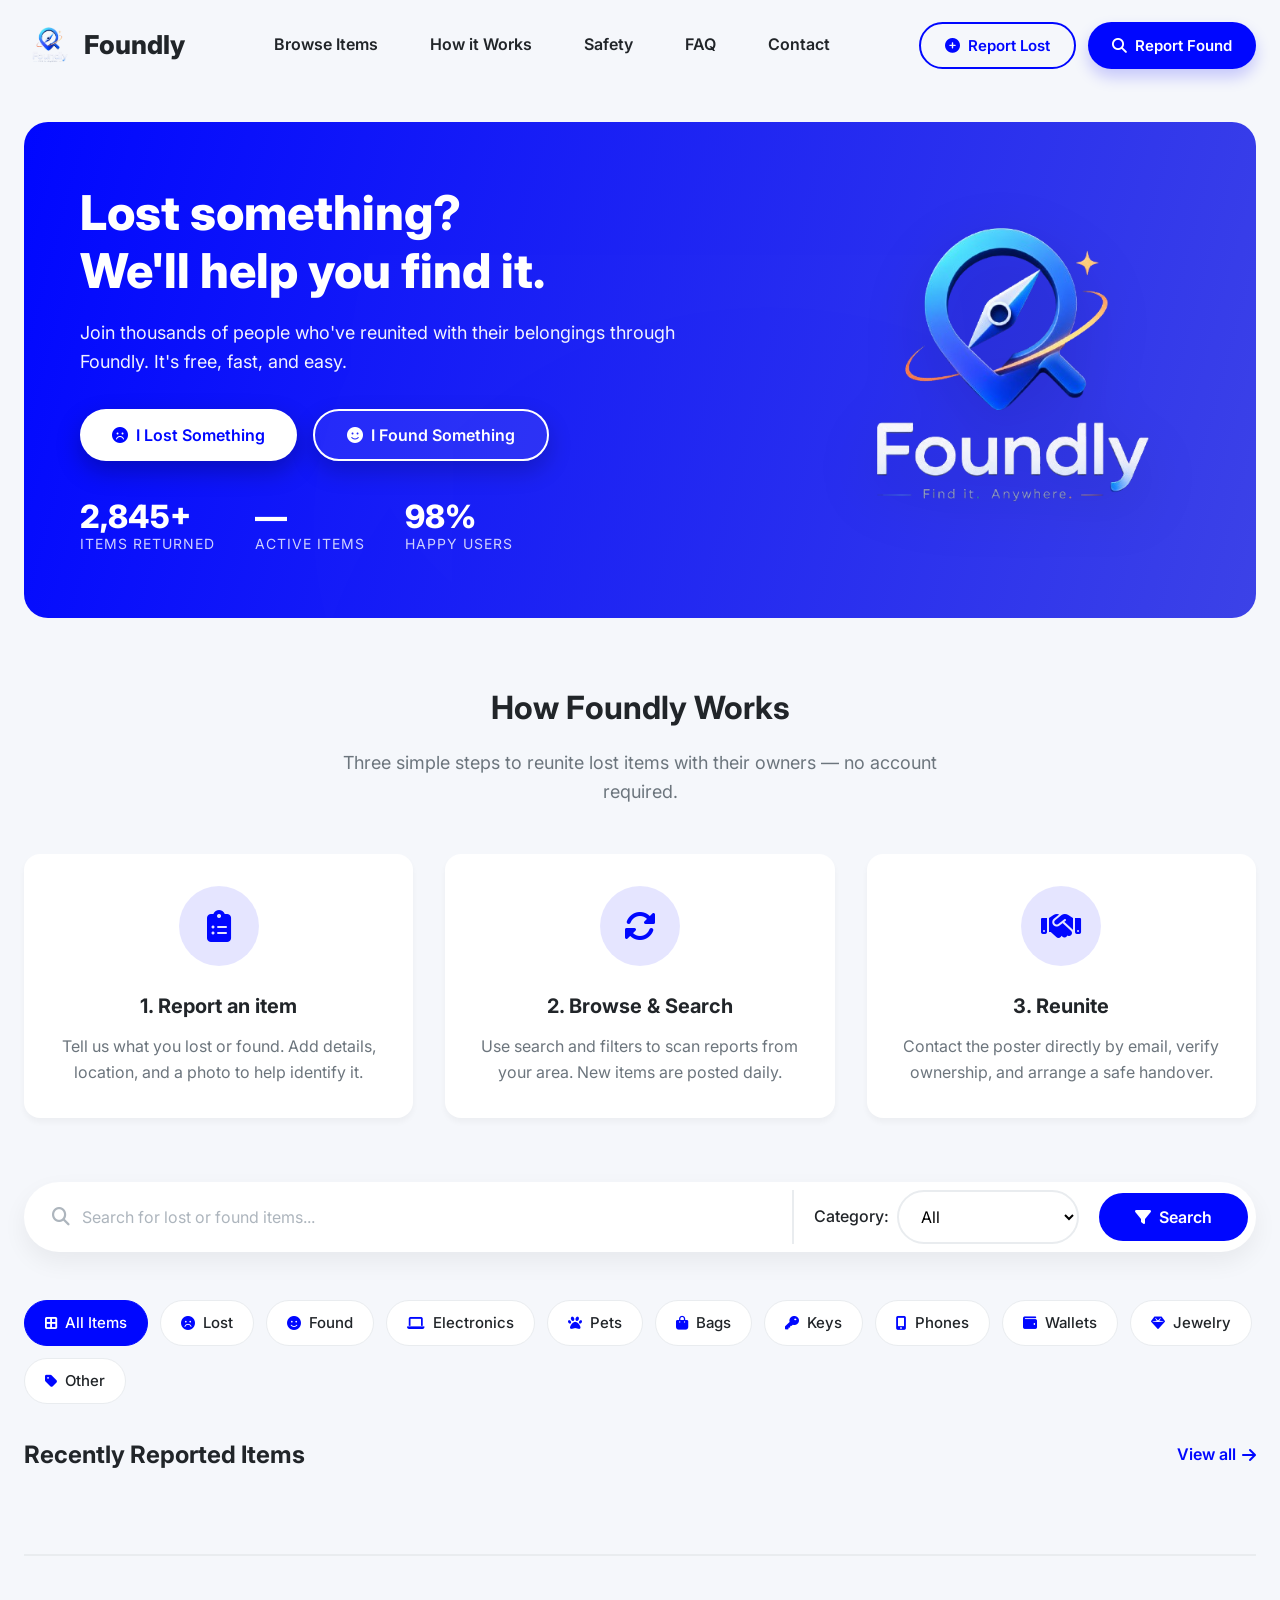
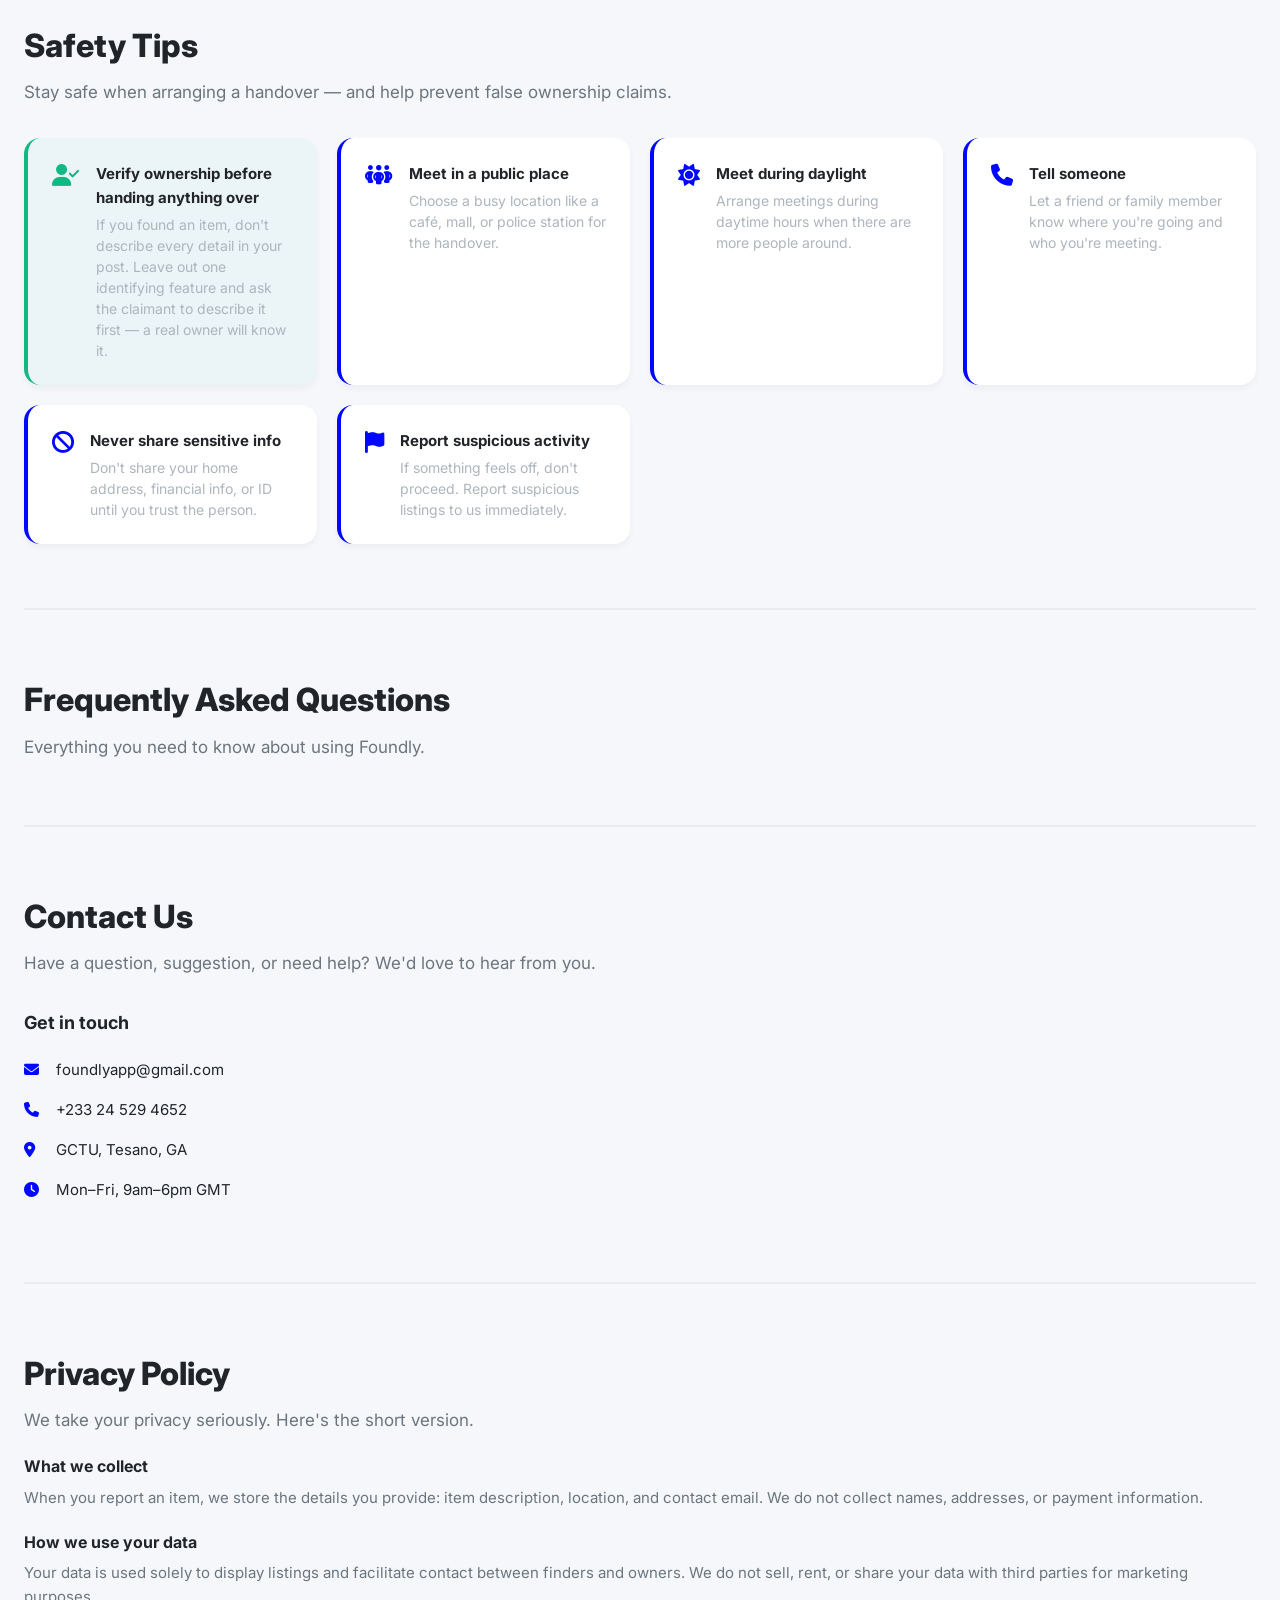
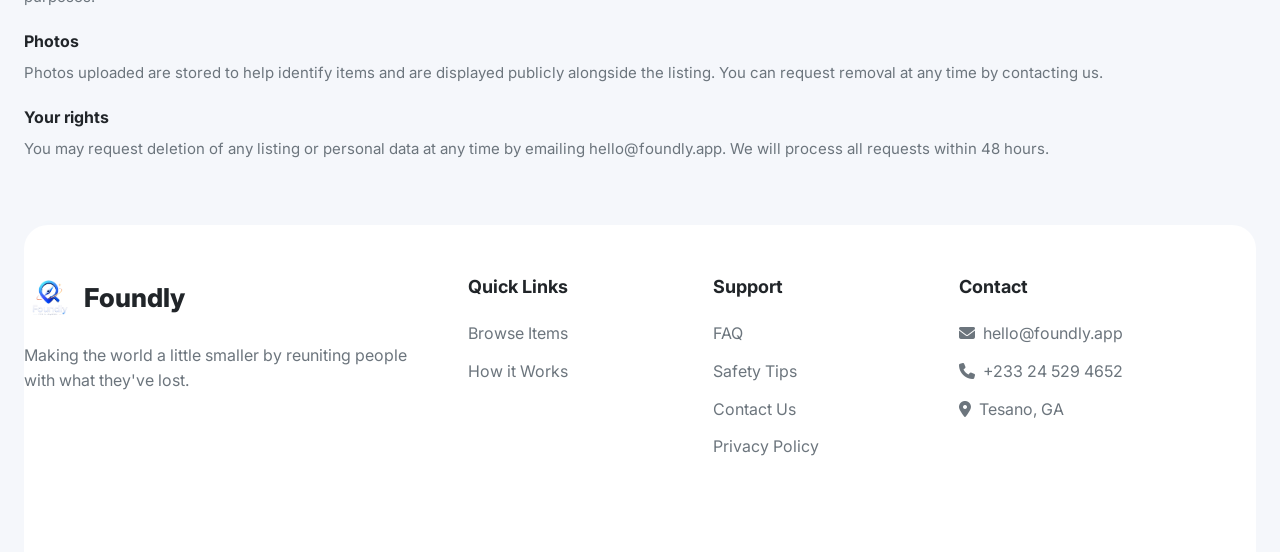
<file: index.html>
<!DOCTYPE html>
<html lang="en">
<head>
  <meta charset="UTF-8">
  <meta name="viewport" content="width=device-width, initial-scale=1.0">
  <title>Foundly · Lost & Found</title>
  <link rel="icon" type="image/png" href="foundly-logo-2(preview).png">
  <link rel="stylesheet" href="https://cdnjs.cloudflare.com/ajax/libs/font-awesome/6.4.0/css/all.min.css">
  <link href="https://fonts.googleapis.com/css2?family=Inter:wght@400;500;600;700;800&display=swap" rel="stylesheet">
  <link rel="stylesheet" href="foundly.css">
  <style>
    .about-section { margin: 64px 0; }
    .about-section h2 { font-size: 32px; font-weight: 800; margin-bottom: 8px; }
    .about-section > p { color: #6c757d; font-size: 17px; margin-bottom: 8px; }
    .section-divider { border: none; border-top: 2px solid #e9ecef; margin: 56px 0; }

    .safety-grid { display: grid; grid-template-columns: repeat(auto-fill, minmax(260px, 1fr)); gap: 20px; margin-top: 32px; }
    .safety-tip {
      background: white; border-radius: var(--radius-md); padding: 24px; box-shadow: var(--shadow-sm);
      border-left: 4px solid var(--primary); display: flex; gap: 16px; align-items: flex-start; transition: var(--transition);
    }
    .safety-tip:hover { transform: translateY(-3px); box-shadow: var(--shadow-md); }
    .safety-tip.highlight { border-left-color: #10b981; background: rgba(16,185,129,0.04); }
    .safety-tip i { font-size: 22px; color: var(--primary); margin-top: 2px; }
    .safety-tip.highlight i { color: #10b981; }
    .safety-tip h4 { font-size: 15px; margin-bottom: 4px; }
    .safety-tip p { font-size: 14px; color: var(--gray); line-height: 1.5; }

    .faq-list { margin-top: 28px; }
    .faq-item { border-bottom: 1px solid #e9ecef; }
    .faq-question {
      display: flex; justify-content: space-between; align-items: center; padding: 20px 4px;
      cursor: pointer; font-weight: 600; font-size: 16px;
    }
    .faq-question i { color: var(--gray); transition: transform 0.2s; }
    .faq-question.open i { transform: rotate(180deg); color: var(--primary); }
    .faq-answer { max-height: 0; overflow: hidden; transition: max-height 0.25s ease; color: #6c757d; font-size: 15px; line-height: 1.6; padding: 0 4px; }
    .faq-answer.open { max-height: 300px; padding-bottom: 20px; }

    .contact-grid { display: grid; grid-template-columns: 1fr 1.4fr; gap: 40px; margin-top: 32px; }
    .contact-info-item { display: flex; align-items: center; gap: 12px; margin-bottom: 16px; font-size: 15px; color: var(--dark); }
    .contact-info-item i { color: var(--primary); width: 20px; }
    .contact-form { background: white; border-radius: var(--radius-md); padding: 32px; box-shadow: var(--shadow-sm); }
    .contact-form h3, .contact-info h3 { margin-bottom: 20px; font-size: 18px; }
    @media (max-width: 900px) { .contact-grid { grid-template-columns: 1fr; } }

    .privacy-block h4 { margin-top: 20px; margin-bottom: 6px; font-size: 16px; }
    .privacy-block p { color: #6c757d; font-size: 15px; line-height: 1.6; }

    .form-tip {
      display: flex; gap: 10px; align-items: flex-start; background: rgba(0,7,255,0.05);
      border: 1px solid rgba(0,7,255,0.12); border-radius: var(--radius-sm); padding: 12px 14px;
      font-size: 13px; color: var(--dark); margin-top: -6px; margin-bottom: 18px; line-height: 1.5;
    }
    .form-tip i { color: var(--primary); margin-top: 2px; }
  </style>
</head>
<body data-page="home">
<div class="container">

  <!-- NAVIGATION -->
  <nav class="navbar">
    <a href="#" class="logo">
      <img id="foundly-logo-top" src="foundly-logo-2(preview).png" alt="Foundly illustration" onerror="this.style.display='none'">
      <span>Foundly</span>
    </a>
    <div class="nav-links">
      <a href="#items-section">Browse Items</a>
      <a href="#how-it-works">How it Works</a>
      <a href="#safety">Safety</a>
      <a href="#faq">FAQ</a>
      <a href="#contact">Contact</a>
    </div>
    <div class="nav-buttons">
      <button class="btn btn-outline" onclick="openReportModal('lost')">
        <i class="fas fa-plus-circle"></i> Report Lost
      </button>
      <button class="btn btn-primary" onclick="openReportModal('found')">
        <i class="fas fa-search"></i> Report Found
      </button>
    </div>
  </nav>

  <!-- HERO -->
  <section class="hero">
    <div class="hero-content">
      <h1>Lost something?<br>We'll help you find it.</h1>
      <p>Join thousands of people who've reunited with their belongings through Foundly. It's free, fast, and easy.</p>
      <div class="hero-buttons">
        <button class="btn" onclick="openReportModal('lost')">
          <i class="fas fa-frown"></i> I Lost Something
        </button>
        <button class="btn btn-outline-white" onclick="openReportModal('found')">
          <i class="fas fa-smile"></i> I Found Something
        </button>
      </div>
      <div class="hero-stats">
        <div class="stat-item">
          <span class="stat-number" id="statReturned">2,845+</span>
          <span class="stat-label">Items Returned</span>
        </div>
        <div class="stat-item">
          <span class="stat-number" id="statActive">—</span>
          <span class="stat-label">Active Items</span>
        </div>
        <div class="stat-item">
          <span class="stat-number">98%</span>
          <span class="stat-label">Happy Users</span>
        </div>
      </div>
    </div>
    <div class="hero-image">
      <img src="foundly-logo-2(preview).png" alt="Foundly illustration" onerror="this.style.display='none'">
    </div>
  </section>

  <!-- HOW IT WORKS -->
  <section class="how-it-works" id="how-it-works">
    <h2>How Foundly Works</h2>
    <p>Three simple steps to reunite lost items with their owners — no account required.</p>
    <div class="steps">
      <div class="step">
        <div class="step-icon"><i class="fas fa-clipboard-list"></i></div>
        <h3>1. Report an item</h3>
        <p>Tell us what you lost or found. Add details, location, and a photo to help identify it.</p>
      </div>
      <div class="step">
        <div class="step-icon"><i class="fas fa-sync-alt"></i></div>
        <h3>2. Browse & Search</h3>
        <p>Use search and filters to scan reports from your area. New items are posted daily.</p>
      </div>
      <div class="step">
        <div class="step-icon"><i class="fas fa-handshake"></i></div>
        <h3>3. Reunite</h3>
        <p>Contact the poster directly by email, verify ownership, and arrange a safe handover.</p>
      </div>
    </div>
  </section>

  <!-- SEARCH & FILTER -->
  <div class="search-section" id="items-section">
    <div class="search-input">
      <i class="fas fa-search"></i>
      <input type="text" placeholder="Search for lost or found items..." id="searchInput">
    </div>
    <div class="filter-dropdown">
      <label for="drpdwn">Category:</label>
      <select id="drpdwn">
        <option value="">All</option>
        <option value="electronics">Electronics</option>
        <option value="pets">Pets</option>
        <option value="bags">Bags & Luggage</option>
        <option value="keys">Keys</option>
        <option value="phones">Phones</option>
        <option value="wallets">Wallets & Purses</option>
        <option value="jewelry">Jewelry</option>
        <option value="other">Other</option>
      </select>
    </div>
    <button class="search-btn" onclick="applyFilters()">
      <i class="fas fa-filter"></i> Search
    </button>
  </div>

  <!-- CATEGORY PILLS -->
  <div class="category-pills">
    <div class="pill active" onclick="filterByType('all', this)"><i class="fas fa-border-all"></i> All Items</div>
    <div class="pill" onclick="filterByType('lost', this)"><i class="fas fa-frown"></i> Lost</div>
    <div class="pill" onclick="filterByType('found', this)"><i class="fas fa-smile"></i> Found</div>
    <div class="pill" onclick="filterByCategory('electronics', this)"><i class="fas fa-laptop"></i> Electronics</div>
    <div class="pill" onclick="filterByCategory('pets', this)"><i class="fas fa-paw"></i> Pets</div>
    <div class="pill" onclick="filterByCategory('bags', this)"><i class="fas fa-bag-shopping"></i> Bags</div>
    <div class="pill" onclick="filterByCategory('keys', this)"><i class="fas fa-key"></i> Keys</div>
    <div class="pill" onclick="filterByCategory('phones', this)"><i class="fas fa-mobile-alt"></i> Phones</div>
    <div class="pill" onclick="filterByCategory('wallets', this)"><i class="fas fa-wallet"></i> Wallets</div>
    <div class="pill" onclick="filterByCategory('jewelry', this)"><i class="fas fa-gem"></i> Jewelry</div>
    <div class="pill" onclick="filterByCategory('other', this)"><i class="fas fa-tag"></i> Other</div>
  </div>

  <!-- ITEMS GRID -->
  <div class="section-header">
    <h2>Recently Reported Items</h2>
    <a onclick="showAllItems()" style="cursor:pointer">View all <i class="fas fa-arrow-right"></i></a>
  </div>
  <div class="items-grid" id="itemsGrid"></div>

  <hr class="section-divider">

  <!-- SAFETY TIPS -->
  <section class="about-section" id="safety">
    <h2>Safety Tips</h2>
    <p>Stay safe when arranging a handover — and help prevent false ownership claims.</p>
    <div class="safety-grid">
      <div class="safety-tip highlight">
        <i class="fas fa-user-check"></i>
        <div>
          <h4>Verify ownership before handing anything over</h4>
          <p>If you found an item, don't describe every detail in your post. Leave out one identifying feature and ask the claimant to describe it first — a real owner will know it.</p>
        </div>
      </div>
      <div class="safety-tip">
        <i class="fas fa-people-group"></i>
        <div>
          <h4>Meet in a public place</h4>
          <p>Choose a busy location like a café, mall, or police station for the handover.</p>
        </div>
      </div>
      <div class="safety-tip">
        <i class="fas fa-sun"></i>
        <div>
          <h4>Meet during daylight</h4>
          <p>Arrange meetings during daytime hours when there are more people around.</p>
        </div>
      </div>
      <div class="safety-tip">
        <i class="fas fa-phone"></i>
        <div>
          <h4>Tell someone</h4>
          <p>Let a friend or family member know where you're going and who you're meeting.</p>
        </div>
      </div>
      <div class="safety-tip">
        <i class="fas fa-ban"></i>
        <div>
          <h4>Never share sensitive info</h4>
          <p>Don't share your home address, financial info, or ID until you trust the person.</p>
        </div>
      </div>
      <div class="safety-tip">
        <i class="fas fa-flag"></i>
        <div>
          <h4>Report suspicious activity</h4>
          <p>If something feels off, don't proceed. Report suspicious listings to us immediately.</p>
        </div>
      </div>
    </div>
  </section>

  <hr class="section-divider">

  <!-- FAQ -->
  <section class="about-section" id="faq">
    <h2>Frequently Asked Questions</h2>
    <p>Everything you need to know about using Foundly.</p>
    <div class="faq-list" id="faqList"><!-- rendered by JS --></div>
  </section>

  <hr class="section-divider">

  <!-- CONTACT -->
  <section class="about-section" id="contact">
    <h2>Contact Us</h2>
    <p>Have a question, suggestion, or need help? We'd love to hear from you.</p>
    <div class="contact-grid">
      <div class="contact-info">
        <h3>Get in touch</h3>
        <div class="contact-info-item"><i class="fas fa-envelope"></i><span>foundlyapp@gmail.com</span></div>
        <div class="contact-info-item"><i class="fas fa-phone"></i><span>+233 24 529 4652</span></div>
        <div class="contact-info-item"><i class="fas fa-map-marker-alt"></i><span>GCTU, Tesano, GA</span></div>
        <div class="contact-info-item"><i class="fas fa-clock"></i><span>Mon–Fri, 9am–6pm GMT</span></div>
      </div>
      <!-- <div class="contact-form">
        <h3>Send us a message</h3>
        <form onsubmit="submitContact(event)">
          <div class="form-group">
            <label>Your Name</label>
            <input type="text" placeholder="John Doe" required>
          </div>
          <div class="form-group">
            <label>Email Address</label>
            <input type="email" placeholder="you@example.com" required>
          </div>
          <div class="form-group">
            <label>Subject</label>
            <input type="text" placeholder="How can we help?">
          </div>
          <div class="form-group">
            <label>Message</label>
            <textarea rows="5" placeholder="Tell us more..." required style="resize:vertical"></textarea>
          </div>
          <button type="submit" class="submit-btn">
            <i class="fas fa-paper-plane"></i> Send Message
          </button>
        </form>
      </div> -->
    </div>
  </section>

  <hr class="section-divider">

  <!-- PRIVACY -->
  <section class="about-section" id="privacy">
    <h2>Privacy Policy</h2>
    <p>We take your privacy seriously. Here's the short version.</p>
    <div class="privacy-block">
      <h4>What we collect</h4>
      <p>When you report an item, we store the details you provide: item description, location, and contact email. We do not collect names, addresses, or payment information.</p>
      <h4>How we use your data</h4>
      <p>Your data is used solely to display listings and facilitate contact between finders and owners. We do not sell, rent, or share your data with third parties for marketing purposes.</p>
      <h4>Photos</h4>
      <p>Photos uploaded are stored to help identify items and are displayed publicly alongside the listing. You can request removal at any time by contacting us.</p>
      <h4>Your rights</h4>
      <p>You may request deletion of any listing or personal data at any time by emailing hello@foundly.app. We will process all requests within 48 hours.</p>
    </div>
  </section>

  <!-- REPORT MODAL -->
  <div class="modal" id="reportModal">
    <div class="modal-content">
      <div class="modal-header">
        <h3 id="modalTitle">Report Lost Item</h3>
        <button class="close-modal" onclick="closeModal()">&times;</button>
      </div>
      <form id="reportForm" onsubmit="submitReport(event)">
        <input type="hidden" id="itemType" name="itemType" value="lost">
        <div class="form-group">
          <label>Title *</label>
          <input type="text" placeholder="e.g., Blue Samsung Galaxy S22" id="itemTitle" required>
        </div>
        <div class="form-row">
          <div class="form-group">
            <label>Category *</label>
            <select id="itemCategory" required>
              <option value="">Select category</option>
              <option value="electronics">Electronics</option>
              <option value="pets">Pets</option>
              <option value="bags">Bags & Luggage</option>
              <option value="keys">Keys</option>
              <option value="phones">Phones</option>
              <option value="wallets">Wallets & Purses</option>
              <option value="jewelry">Jewelry</option>
              <option value="other">Other</option>
            </select>
          </div>
          <div class="form-group">
            <label>Location *</label>
            <input type="text" placeholder="e.g., Near Central Park (an approximate area is safer than an exact address)" id="itemLocation" required>
          </div>
        </div>
        <div class="form-group">
          <label>Description *</label>
          <textarea rows="4" placeholder="Provide a description (color, brand, distinctive features...)" id="itemDescription" required></textarea>
        </div>
        <div class="form-tip">
          <i class="fas fa-lightbulb"></i>
          <span>Tip: if you found this item, consider leaving out one identifying detail (a mark, an engraving, what's inside a pocket). Ask the claimant to describe it before you meet — it's the easiest way to confirm they're the real owner.</span>
        </div>
        <div class="form-group">
          <label>Contact Email *</label>
          <input type="email" placeholder="your@email.com" id="itemEmail" required>
        </div>
        <div class="form-group">
          <label>Photo (optional)</label>
          <div class="file-upload" onclick="document.getElementById('itemImage').click()">
            <i class="fas fa-cloud-upload-alt"></i>
            <p>Click to upload or drag and drop</p>
            <small style="color:var(--gray)">PNG, JPG up to 10MB — consider cropping out one unique detail</small>
            <input type="file" id="itemImage" accept="image/*" style="display:none">
          </div>
        </div>
        <button type="submit" class="submit-btn">
          <i class="fas fa-paper-plane"></i>
          <span id="submitBtnText">Report Lost Item</span>
        </button>
      </form>
    </div>
  </div>

  <!-- ITEM DETAIL MODAL -->
  <div class="modal detail-modal" id="detailModal">
    <div class="modal-content">
      <button class="close-modal" onclick="closeDetailModal()" style="position:absolute;top:16px;right:16px;z-index:10;background:white;border-radius:50%;width:40px;height:40px;font-size:24px">&times;</button>
      <div class="detail-image" id="detailImage">
        <i class="fas fa-image"></i>
      </div>
      <div class="detail-body">
        <span class="card-badge" id="detailBadge" style="position:static;margin-bottom:12px;display:inline-block">Lost</span>
        <h2 id="detailTitle">Item Title</h2>
        <div class="detail-meta">
          <span><i class="fas fa-tag"></i> <span id="detailCategory">Category</span></span>
          <span><i class="fas fa-map-marker-alt"></i> <span id="detailLocation">Location</span></span>
          <span><i class="fas fa-calendar"></i> <span id="detailDate">Date</span></span>
        </div>
        <p id="detailDescription">Item description goes here.</p>
        <div class="detail-actions">
          <a href="#" id="detailContactBtn" class="btn btn-primary" style="flex:1;justify-content:center">
            <i class="fas fa-envelope"></i> <span id="detailContactEmail">Contact</span>
          </a>
        </div>
      </div>
    </div>
  </div>

  <!-- EDIT LINK SUCCESS MODAL -->
  <div class="modal" id="editLinkModal">
    <div class="modal-content" style="max-width:460px">
      <div class="modal-header">
        <h3><i class="fas fa-circle-check" style="color:#10b981;margin-right:8px"></i>Report Submitted!</h3>
        <button class="close-modal" onclick="closeEditLinkModal()">&times;</button>
      </div>
      <div style="padding:0 0 8px">
        <p style="color:var(--gray);margin-bottom:16px">
          Save this private link — it's the only way to edit, resolve, or delete this report later. Nobody else can use it.
        </p>
        <div class="form-group">
          <label>Your edit link</label>
          <div style="display:flex;gap:8px">
            <input type="text" id="editLinkInput" readonly style="flex:1" onclick="this.select()">
            <button type="button" class="btn btn-outline" onclick="copyEditLink()" style="white-space:nowrap">
              <i class="fas fa-copy"></i> Copy
            </button>
          </div>
        </div>
        <a id="editLinkEmailBtn" href="#" class="btn btn-outline" style="width:100%;justify-content:center;margin-top:8px">
          <i class="fas fa-envelope"></i> Email me this link
        </a>
        <button type="button" class="submit-btn" style="margin-top:16px" onclick="closeEditLinkModal()">
          <i class="fas fa-check"></i> Got it
        </button>
      </div>
    </div>
  </div>

  <!-- FOOTER -->
  <footer class="footer">
    <div class="footer-content">
      <div class="footer-col">
        <a href="#" class="logo" style="margin-bottom:20px">
          <img id="foundly-logo-top" src="foundly-logo-2(preview).png" alt="Foundly illustration" onerror="this.style.display='none'">
          <span>Foundly</span>
        </a>
        <p>Making the world a little smaller by reuniting people with what they've lost.</p>
      </div>
      <div class="footer-col">
        <h4>Quick Links</h4>
        <ul class="footer-links">
          <li><a href="#items-section">Browse Items</a></li>
          <li><a href="#how-it-works">How it Works</a></li>
        </ul>
      </div>
      <div class="footer-col">
        <h4>Support</h4>
        <ul class="footer-links">
          <li><a href="#faq">FAQ</a></li>
          <li><a href="#safety">Safety Tips</a></li>
          <li><a href="#contact">Contact Us</a></li>
          <li><a href="#privacy">Privacy Policy</a></li>
        </ul>
      </div>
      <div class="footer-col">
        <h4>Contact</h4>
        <ul class="footer-links">
          <li><span><i class="fas fa-envelope" style="margin-right:8px"></i>hello@foundly.app</span></li>
          <li><span><i class="fas fa-phone" style="margin-right:8px"></i>+233 24 529 4652</span></li>
          <li><span><i class="fas fa-map-marker-alt" style="margin-right:8px"></i>Tesano, GA</span></li>
        </ul>
      </div>
    </div>
    
  </footer>
</div>

<script type="module" src="js/home.js"></script>
</body>
</html>
</file>
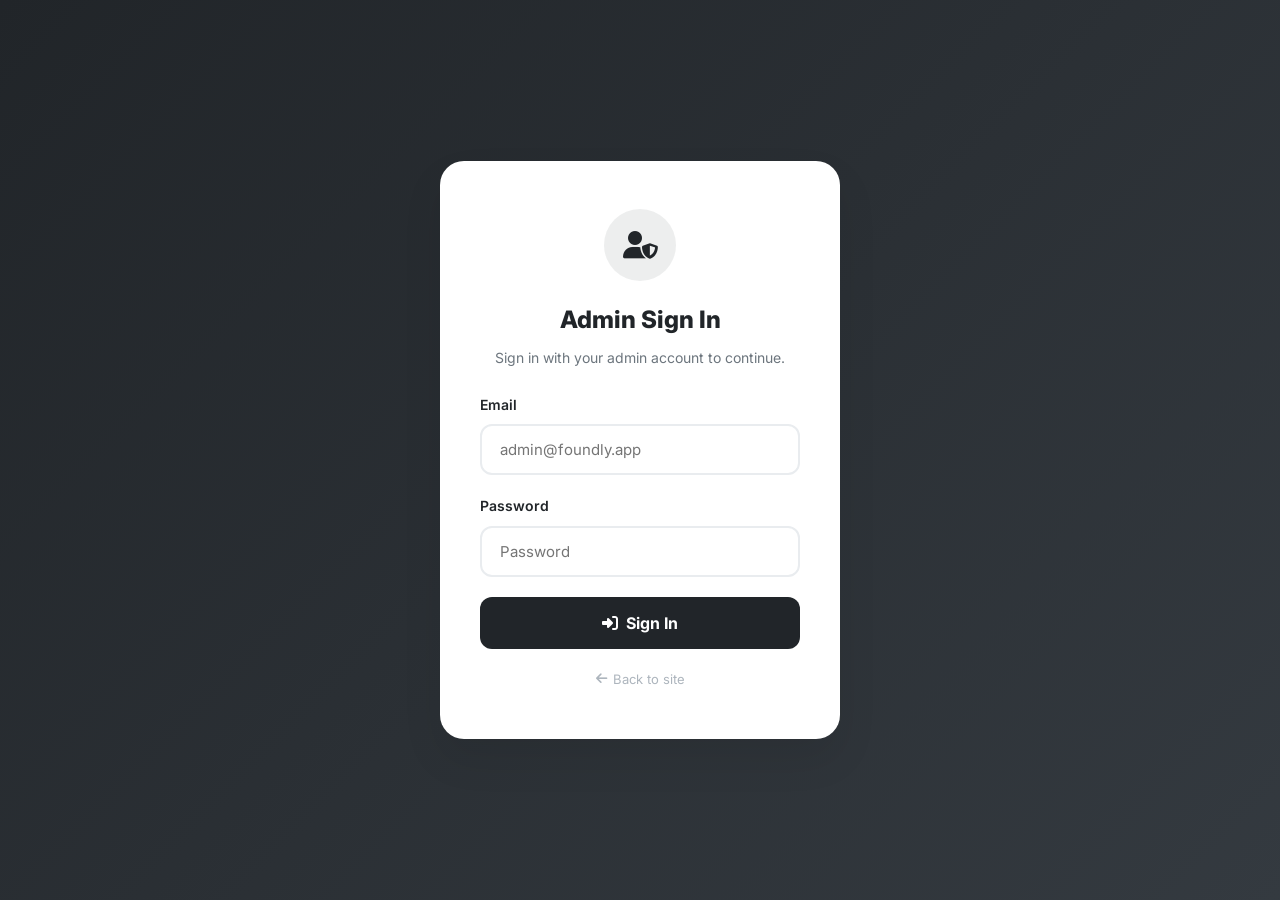
<file: console-9b2704b6.html>
<!DOCTYPE html>
<html lang="en">
<head>
  <meta charset="UTF-8">
  <meta name="viewport" content="width=device-width, initial-scale=1.0">
  <title>Foundly · Admin Dashboard</title>
  <link rel="stylesheet" href="https://cdnjs.cloudflare.com/ajax/libs/font-awesome/6.4.0/css/all.min.css">
  <link href="https://fonts.googleapis.com/css2?family=Inter:wght@400;500;600;700;800&display=swap" rel="stylesheet">
  <link rel="stylesheet" href="foundly.css">
  <style>
    /* Admin-page accent overrides */
    .search-btn { background: #212529; }
    .search-btn:hover { background: #000; }
    .pill.active { background: #212529; border-color: #212529; }
    .submit-btn  { background: #212529; }
    .submit-btn:hover { background: #000; }
    .page-hero.admin-hero { background: linear-gradient(105deg, #212529 0%, #495057 100%); }
    body { background-color: #f5f7fb; }

    /* ---------- LOGIN GATE ---------- */
    .password-gate {
      position: fixed; inset: 0;
      background: linear-gradient(135deg, #212529 0%, #343a40 100%);
      z-index: 3000; display: flex; align-items: center; justify-content: center; padding: 24px;
    }
    .password-gate-card {
      background: white; border-radius: var(--radius-lg); padding: 48px 40px;
      max-width: 400px; width: 100%; text-align: center; box-shadow: var(--shadow-lg);
    }
    .password-gate-icon {
      width: 72px; height: 72px; border-radius: 50%;
      background: rgba(33,37,41,0.08); color: #212529;
      display: flex; align-items: center; justify-content: center; font-size: 28px; margin: 0 auto 20px;
    }
    .password-gate-card h2 { font-size: 24px; font-weight: 800; margin-bottom: 4px; }
    .password-gate-card .gate-sub { color: #6c757d; margin: 8px 0 24px; font-size: 14px; }
    .password-gate-card .form-group { text-align: left; }
    .gate-back-link { display: inline-flex; align-items: center; gap: 6px; margin-top: 20px; font-size: 13px; color: var(--gray); text-decoration: none; }
    .gate-back-link:hover { color: var(--primary); }

    /* ---------- STATS ---------- */
    .admin-stats-banner { grid-template-columns: repeat(6, 1fr); }
    .stat-card-icon.green  { background: rgba(16,185,129,0.1); color: #10b981; }
    .stat-card-icon.orange { background: rgba(248,150,30,0.12); color: var(--warning); }
    .stat-card.clickable { cursor: pointer; }

    /* ---------- TABLE ---------- */
    .admin-table-wrapper { background: white; border-radius: var(--radius-md); box-shadow: var(--shadow-sm); overflow-x: auto; margin-bottom: 48px; }
    .admin-table { width: 100%; border-collapse: collapse; min-width: 800px; }
    .admin-table th {
      text-align: left; padding: 16px 20px; font-size: 12px; text-transform: uppercase; letter-spacing: 0.5px;
      color: var(--gray); border-bottom: 2px solid #f1f3f5; background: #f8f9fb; white-space: nowrap;
    }
    .admin-table td { padding: 12px 20px; border-bottom: 1px solid #f1f3f5; font-size: 14px; vertical-align: middle; }
    .admin-table tr:last-child td { border-bottom: none; }
    .admin-table tbody tr:hover td { background: #f8f9fb; }

    .admin-thumb { width: 44px; height: 44px; border-radius: 10px; overflow: hidden; background: #f1f3f5; display: flex; align-items: center; justify-content: center; color: var(--gray); font-size: 16px; }
    .admin-thumb img { width: 100%; height: 100%; object-fit: cover; }
    .admin-item-title { font-weight: 700; color: var(--dark); margin-bottom: 2px; max-width: 260px; overflow: hidden; text-overflow: ellipsis; white-space: nowrap; }
    .admin-item-sub { font-size: 12px; color: var(--gray); }

    .status-pill { padding: 4px 12px; border-radius: 40px; font-size: 11px; font-weight: 700; text-transform: uppercase; letter-spacing: 0.5px; white-space: nowrap; }
    .status-pill.status-active   { background: rgba(16,185,129,0.12); color: #10b981; }
    .status-pill.status-resolved { background: rgba(0,7,255,0.12); color: var(--primary); }
    .status-pill.status-deleted  { background: rgba(249,65,68,0.12); color: var(--danger); }

    .admin-actions { white-space: nowrap; position: relative; }
    .dropdown { position: relative; display: inline-block; }
    .dropdown-toggle {
      width: 36px; height: 32px; border-radius: 8px; border: 1px solid #e9ecef; background: white; color: var(--dark);
      display: inline-flex; align-items: center; justify-content: center; cursor: pointer; transition: var(--transition);
      font-size: 14px;
    }
    .dropdown-toggle:hover { background: #f1f3f5; border-color: #ced4da; }
    .dropdown-menu {
      display: none;
      position: absolute;
      right: 0;
      top: calc(100% + 4px);
      background: white;
      border-radius: 10px;
      box-shadow: var(--shadow-lg);
      border: 1px solid #f1f3f5;
      min-width: 160px;
      overflow: hidden;
      z-index: 50;
    }
    .dropdown-menu.open { display: block; }
    .dropdown-menu button {
      display: flex; align-items: center; gap: 10px;
      width: 100%; padding: 10px 14px; border: none; background: none;
      text-align: left; font-size: 13px; font-weight: 600; color: var(--dark);
      cursor: pointer; transition: background 0.15s;
    }
    .dropdown-menu button:hover { background: #f8f9fb; }
    .dropdown-menu button i { width: 16px; color: var(--gray); }
    .dropdown-menu button.danger-item { color: var(--danger); }
    .dropdown-menu button.danger-item i { color: var(--danger); }
    .dropdown-menu button.success-item { color: #10b981; }
    .dropdown-menu button.success-item i { color: #10b981; }
    .dropdown-menu hr { border: none; border-top: 1px solid #f1f3f5; margin: 4px 0; }

    .icon-btn {
      width: 32px; height: 32px; border-radius: 50%; border: 1px solid #e9ecef; background: white; color: var(--gray);
      display: inline-flex; align-items: center; justify-content: center; cursor: pointer; transition: var(--transition);
      font-size: 12px; margin-right: 6px;
    }
    .icon-btn:hover { background: var(--primary); color: white; border-color: var(--primary); }
    .icon-btn.danger:hover  { background: var(--danger);  color: white; border-color: var(--danger); }
    .icon-btn.warning:hover { background: var(--warning); color: white; border-color: var(--warning); }
    .icon-btn.success:hover { background: #10b981; color: white; border-color: #10b981; }

    .sort-bar { display: flex; justify-content: space-between; align-items: center; margin-bottom: 20px; flex-wrap: wrap; gap: 12px; }
    .result-count { font-size: 14px; color: #6c757d; }
    .result-count strong { color: var(--dark); }

    @media (max-width: 1200px) { .admin-stats-banner { grid-template-columns: repeat(3, 1fr); } }
    @media (max-width: 576px)  { .admin-stats-banner { grid-template-columns: repeat(2, 1fr); } }
  </style>
</head>
<body data-page="admin">

<!-- ============ LOGIN GATE ============ -->
<div class="password-gate" id="loginGate">
  <div class="password-gate-card">
    <div class="password-gate-icon"><i class="fas fa-user-shield"></i></div>
    <h2>Admin Sign In</h2>
    <p class="gate-sub">Sign in with your admin account to continue.</p>
    <form id="gateForm" onsubmit="return false">
      <div class="form-group">
        <label>Email</label>
        <input type="email" id="gateEmail" placeholder="admin@foundly.app" autocomplete="username" required>
      </div>
      <div class="form-group">
        <label>Password</label>
        <input type="password" id="gatePassword" placeholder="Password" autocomplete="current-password" required>
      </div>
      <small id="gateError" style="display:none;color:var(--danger);margin-bottom:10px;text-align:left;display:block"></small>
      <button type="submit" class="submit-btn" id="gateSubmitBtn">
        <i class="fas fa-right-to-bracket"></i> Sign In
      </button>
    </form>
    <a href="index.html" class="gate-back-link"><i class="fas fa-arrow-left"></i> Back to site</a>
  </div>
</div>

<!-- ============ NOT AUTHORIZED ============ -->
<div class="password-gate" id="notAdminGate" style="display:none">
  <div class="password-gate-card">
    <div class="password-gate-icon" style="background:rgba(249,65,68,0.1);color:var(--danger)"><i class="fas fa-ban"></i></div>
    <h2>Not authorized</h2>
    <p class="gate-sub">This account doesn't have admin access. Ask an existing admin to grant it, or sign in with a different account.</p>
    <button class="submit-btn" onclick="handleSignOutAndReload()"><i class="fas fa-rotate-left"></i> Try a different account</button>
  </div>
</div>

<!-- ============ ADMIN CONTENT ============ -->
<div id="adminContent" style="display:none">
<div class="container">

  <!-- NAVIGATION -->
  <nav class="navbar">
    <a href="index.html" class="logo">
      <i class="fas fa-compass"></i>
      <span>Foundly</span>
    </a>
    <div class="nav-links">
      <span style="font-weight:700;color:var(--gray);font-size:13px;text-transform:uppercase;letter-spacing:1.5px">
        <i class="fas fa-gauge-high"></i> Admin Panel
      </span>
    </div>
    <div class="nav-buttons">
      <span id="adminEmailLabel" style="font-size:13px;color:var(--gray);margin-right:8px"></span>
      <a href="index.html" class="btn btn-outline">
        <i class="fas fa-arrow-left"></i> View Site
      </a>
      <button class="btn" style="background:var(--danger);color:white;border:none;box-shadow:0 8px 16px rgba(249,65,68,0.2)" onclick="handleSignOut()">
        <i class="fas fa-sign-out-alt"></i> Logout
      </button>
    </div>
  </nav>

  <!-- PAGE HERO -->
  <section class="page-hero admin-hero">
    <div class="page-hero-content">
      <h1><i class="fas fa-gauge-high" style="margin-right:12px;opacity:0.9"></i>Admin Dashboard</h1>
      <p>Review, edit, resolve, or remove any lost &amp; found report on Foundly.</p>
    </div>
  </section>

  <!-- STATS -->
  <div class="stats-banner admin-stats-banner">
    <div class="stat-card clickable" onclick="filterFromStatCard('all','all')">
      <div class="stat-card-icon blue"><i class="fas fa-layer-group"></i></div>
      <div><div class="stat-card-value" id="statTotal">0</div><div class="stat-card-label">Total Items</div></div>
    </div>
    <div class="stat-card clickable" onclick="filterFromStatCard('active','all')">
      <div class="stat-card-icon green"><i class="fas fa-circle-check"></i></div>
      <div><div class="stat-card-value" id="statActiveCount">0</div><div class="stat-card-label">Active Items</div></div>
    </div>
    <div class="stat-card clickable" onclick="filterFromStatCard('all','found')">
      <div class="stat-card-icon purple"><i class="fas fa-hand-holding-heart"></i></div>
      <div><div class="stat-card-value" id="statFoundCount">0</div><div class="stat-card-label">Found Items</div></div>
    </div>
    <div class="stat-card clickable" onclick="filterFromStatCard('resolved','all')">
      <div class="stat-card-icon blue"><i class="fas fa-handshake"></i></div>
      <div><div class="stat-card-value" id="statResolvedCount">0</div><div class="stat-card-label">Resolved Items</div></div>
    </div>
    <div class="stat-card clickable" onclick="filterFromStatCard('deleted','all')">
      <div class="stat-card-icon red"><i class="fas fa-trash"></i></div>
      <div><div class="stat-card-value" id="statDeletedCount">0</div><div class="stat-card-label">Deleted Items</div></div>
    </div>
  </div>

  <!-- TOOLBAR -->
  <div class="section-header">
    <h2>Manage Items</h2>
    <button class="btn btn-primary" style="background:#212529;box-shadow:0 8px 16px rgba(33,37,41,0.2)" onclick="openItemModal('create')">
      <i class="fas fa-plus"></i> Add New Item
    </button>
  </div>

  <!-- STATUS TABS -->
  <div class="category-pills" id="statusTabs">
    <div class="pill active" data-tab="all" onclick="setTab('all', this)"><i class="fas fa-border-all"></i> All</div>
    <div class="pill" data-tab="active" onclick="setTab('active', this)"><i class="fas fa-circle-check"></i> Active</div>
    <div class="pill" data-tab="resolved" onclick="setTab('resolved', this)"><i class="fas fa-handshake"></i> Resolved</div>
    <div class="pill" data-tab="deleted" onclick="setTab('deleted', this)"><i class="fas fa-trash"></i> Deleted</div>
  </div>

  <div class="search-section">
    <div class="search-input">
      <i class="fas fa-search"></i>
      <input type="text" placeholder="Search items..." id="adminSearchInput">
    </div>
    <div class="filter-dropdown">
      <label for="adminTypeFilter">Type:</label>
      <select id="adminTypeFilter" onchange="applyAdminFilters()">
        <option value="all">All</option>
        <option value="lost">Lost</option>
        <option value="found">Found</option>
      </select>
    </div>
    <div class="filter-dropdown">
      <label for="adminCategoryFilter">Category:</label>
      <select id="adminCategoryFilter" onchange="applyAdminFilters()">
        <option value="">All</option>
        <option value="electronics">Electronics</option>
        <option value="pets">Pets</option>
        <option value="bags">Bags & Luggage</option>
        <option value="keys">Keys</option>
        <option value="phones">Phones</option>
        <option value="wallets">Wallets & Purses</option>
        <option value="jewelry">Jewelry</option>
        <option value="other">Other</option>
      </select>
    </div>
    <button class="search-btn" onclick="applyAdminFilters()">
      <i class="fas fa-filter"></i> Search
    </button>
  </div>

  <div class="sort-bar">
    <p class="result-count">Showing <strong id="adminResultCount">—</strong> items</p>
    <button class="btn btn-outline" onclick="reloadAdminData()"><i class="fas fa-rotate"></i> Refresh</button>
  </div>

  <!-- TABLE -->
  <div class="admin-table-wrapper">
    <table class="admin-table">
      <thead>
        <tr>
          <th></th><th>Item</th><th>Type</th><th>Category</th><th>Reported</th><th>Status</th><th>Actions</th>
        </tr>
      </thead>
      <tbody id="adminTableBody">
        <tr><td colspan="7" style="text-align:center;padding:48px;color:var(--gray)">
          <i class="fas fa-spinner fa-spin" style="font-size:24px;display:block;margin-bottom:12px"></i>Loading reports…
        </td></tr>
      </tbody>
    </table>
  </div>

  <!-- ADD / EDIT ITEM MODAL -->
  <div class="modal" id="adminItemModal">
    <div class="modal-content">
      <div class="modal-header">
        <h3 id="adminModalTitle">Add New Item</h3>
        <button class="close-modal" onclick="closeItemModal()">&times;</button>
      </div>
      <form id="adminItemForm" onsubmit="submitItemForm(event)">
        <input type="hidden" id="adminItemId">
        <div class="form-row">
          <div class="form-group">
            <label>Type *</label>
            <select id="adminItemType" required>
              <option value="lost">Lost</option>
              <option value="found">Found</option>
            </select>
          </div>
          <div class="form-group">
            <label>Status *</label>
            <select id="adminItemStatus" required>
              <option value="active">Active</option>
              <option value="resolved">Resolved</option>
              <option value="deleted">Deleted</option>
            </select>
          </div>
        </div>
        <div class="form-group">
          <label>Title *</label>
          <input type="text" placeholder="e.g., Blue Samsung Galaxy S22" id="adminItemTitle" required>
        </div>
        <div class="form-row">
          <div class="form-group">
            <label>Category *</label>
            <select id="adminItemCategory" required>
              <option value="">Select category</option>
              <option value="electronics">Electronics</option>
              <option value="pets">Pets</option>
              <option value="bags">Bags & Luggage</option>
              <option value="keys">Keys</option>
              <option value="phones">Phones</option>
              <option value="wallets">Wallets & Purses</option>
              <option value="jewelry">Jewelry</option>
              <option value="other">Other</option>
            </select>
          </div>
          <div class="form-group">
            <label>Location *</label>
            <input type="text" placeholder="e.g., Central Park, NY" id="adminItemLocation" required>
          </div>
        </div>
        <div class="form-group">
          <label>Description *</label>
          <textarea rows="4" placeholder="Provide detailed description..." id="adminItemDescription" required></textarea>
        </div>
        <div class="form-group">
          <label>Contact Email *</label>
          <input type="email" placeholder="your@email.com" id="adminItemEmail" required>
        </div>
        <div class="form-group">
          <label>Photo (optional)</label>
          <img id="adminCurrentImagePreview" style="width:100%;max-width:200px;border-radius:var(--radius-sm);margin-bottom:10px;display:none">
          <div class="file-upload" onclick="document.getElementById('adminItemImage').click()">
            <i class="fas fa-cloud-upload-alt"></i>
            <p id="adminFileUploadText">Click to upload or drag and drop</p>
            <small style="color:var(--gray)">PNG, JPG up to 10MB</small>
            <input type="file" id="adminItemImage" accept="image/*" style="display:none">
          </div>
        </div>
        <button type="submit" class="submit-btn">
          <i class="fas fa-save"></i>
          <span id="adminSubmitBtnText">Add Item</span>
        </button>
      </form>
    </div>
  </div>

  <!-- FOOTER -->
  <footer class="footer">
    <div class="footer-content">
      <div class="footer-col">
        <a href="index.html" class="logo" style="margin-bottom:20px">
          <i class="fas fa-compass"></i><span>Foundly</span>
        </a>
        <p>Making the world a little smaller by reuniting people with what they've lost.</p>
      </div>
      <div class="footer-col">
        <h4>Quick Links</h4>
        <ul class="footer-links">
          <li><a href="index.html#items-section">Browse Items</a></li>
          <li><a href="index.html#how-it-works">How it Works</a></li>
        </ul>
      </div>
      <div class="footer-col">
        <h4>Contact</h4>
        <ul class="footer-links">
          <li><span><i class="fas fa-envelope" style="margin-right:8px"></i>hello@foundly.app</span></li>
        </ul>
      </div>
    </div>
    
  </footer>
</div>
</div>

<script type="module" src="js/admin.js"></script>
</body>
</html>
</file>
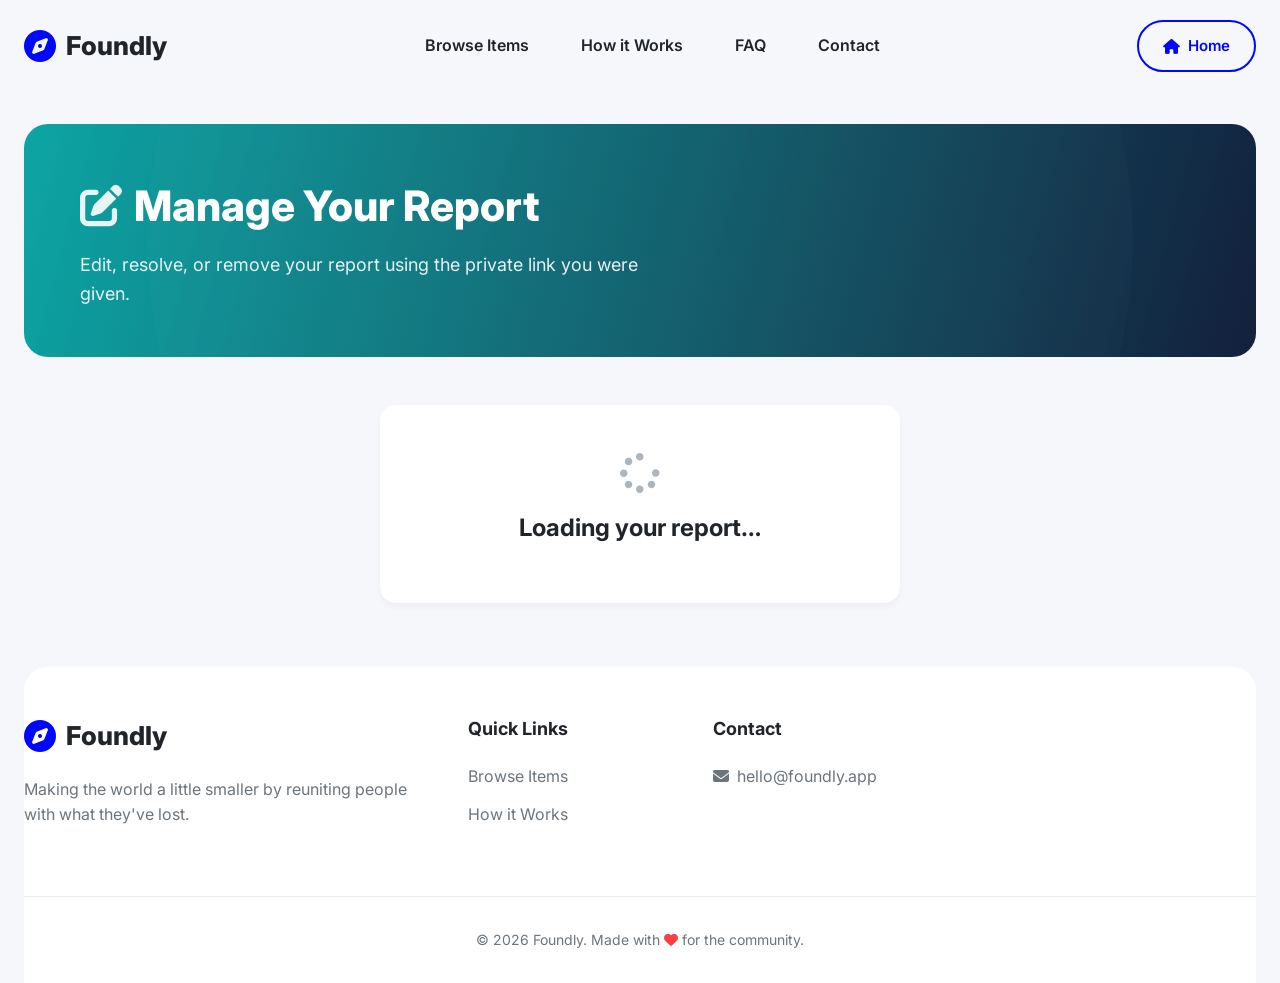
<file: edit.html>
<!DOCTYPE html>
<html lang="en">
<head>
  <meta charset="UTF-8">
  <meta name="viewport" content="width=device-width, initial-scale=1.0">
  <title>Foundly · Manage Your Report</title>
  <link rel="stylesheet" href="https://cdnjs.cloudflare.com/ajax/libs/font-awesome/6.4.0/css/all.min.css">
  <link href="https://fonts.googleapis.com/css2?family=Inter:wght@400;500;600;700;800&display=swap" rel="stylesheet">
  <link rel="stylesheet" href="foundly.css">
  <style>
    .search-btn { background: #0ea5a4; }
    .search-btn:hover { background: #0b8483; }
    .submit-btn  { background: #0ea5a4; }
    .submit-btn:hover { background: #0b8483; }
    .page-hero.edit-hero { background: linear-gradient(105deg, #0ea5a4 0%, #14213d 100%); }

    .edit-panel {
      background: white;
      border-radius: var(--radius-md);
      box-shadow: var(--shadow-sm);
      padding: 32px;
      max-width: 640px;
      margin: 0 auto 48px;
    }
    .edit-panel-header { display: flex; justify-content: space-between; align-items: center; margin-bottom: 24px; flex-wrap: wrap; gap: 12px; }
    .edit-panel-header h2 { font-size: 22px; margin: 0; }

    .status-pill { padding: 5px 14px; border-radius: 40px; font-size: 12px; font-weight: 700; text-transform: uppercase; letter-spacing: 0.5px; }
    .status-pill.status-active   { background: rgba(16,185,129,0.12); color: #10b981; }
    .status-pill.status-resolved { background: rgba(0,7,255,0.12); color: var(--primary); }
    .status-pill.status-deleted  { background: rgba(249,65,68,0.12); color: var(--danger); }

    .edit-actions { display: flex; gap: 10px; flex-wrap: wrap; margin-top: 20px; }
    .edit-actions .btn { flex: 1; min-width: 160px; justify-content: center; }

    .state-card {
      max-width: 520px;
      margin: 40px auto 60px;
      background: white;
      border-radius: var(--radius-md);
      box-shadow: var(--shadow-sm);
      padding: 48px 32px;
      text-align: center;
    }
    .state-card i { font-size: 40px; color: var(--gray); margin-bottom: 16px; display: block; }
    .state-card.error i { color: var(--danger); }
    .state-card.success i { color: #10b981; }
    .state-card h2 { margin-bottom: 8px; }
    .state-card p { color: var(--gray); margin-bottom: 20px; }

    .current-image-preview { width: 100%; max-width: 220px; border-radius: var(--radius-sm); margin-bottom: 12px; display: block; }
  </style>
</head>
<body data-page="edit">
<div class="container">

  <!-- NAVIGATION -->
  <nav class="navbar">
    <a href="index.html" class="logo">
      <i class="fas fa-compass"></i>
      <span>Foundly</span>
    </a>
    <div class="nav-links">
      <a href="index.html#items-section">Browse Items</a>
      <a href="index.html#how-it-works">How it Works</a>
      <a href="index.html#faq">FAQ</a>
      <a href="index.html#contact">Contact</a>
    </div>
    <div class="nav-buttons">
      <a href="index.html" class="btn btn-outline">
        <i class="fas fa-home"></i> Home
      </a>
    </div>
  </nav>

  <!-- PAGE HERO -->
  <section class="page-hero edit-hero">
    <div class="page-hero-content">
      <h1><i class="fas fa-pen-to-square" style="margin-right:12px;opacity:0.9"></i>Manage Your Report</h1>
      <p>Edit, resolve, or remove your report using the private link you were given.</p>
    </div>
  </section>

  <!-- LOADING -->
  <div class="state-card" id="loadingState">
    <i class="fas fa-spinner fa-spin"></i>
    <h2>Loading your report…</h2>
  </div>

  <!-- INVALID LINK -->
  <div class="state-card error" id="invalidState" style="display:none">
    <i class="fas fa-triangle-exclamation"></i>
    <h2>This link isn't valid</h2>
    <p>Make sure you're using the exact link from your confirmation — it should include both an <code>id</code> and a <code>token</code>.</p>
    <a href="index.html" class="btn btn-primary"><i class="fas fa-home"></i> Back to Foundly</a>
  </div>

  <!-- NOT FOUND -->
  <div class="state-card error" id="notFoundState" style="display:none">
    <i class="fas fa-box-open"></i>
    <h2>Report not found</h2>
    <p>This report may have been permanently removed.</p>
    <a href="index.html" class="btn btn-primary"><i class="fas fa-home"></i> Back to Foundly</a>
  </div>

  <!-- EDIT PANEL -->
  <div class="edit-panel" id="editPanel" style="display:none">
    <div class="edit-panel-header">
      <h2>Edit Report</h2>
      <span class="status-pill" id="statusPill">Active</span>
    </div>

    <div id="deletedNotice" style="display:none;background:rgba(249,65,68,0.08);color:var(--danger);padding:14px 16px;border-radius:var(--radius-sm);margin-bottom:20px;font-size:14px">
      <i class="fas fa-circle-info"></i> This report has been deleted and is no longer visible to the public. Editing is disabled — contact support if you need it restored.
    </div>

    <form id="editForm">
      <div class="form-group">
        <label>Type *</label>
        <select id="editType" required>
          <option value="lost">Lost</option>
          <option value="found">Found</option>
        </select>
      </div>
      <div class="form-group">
        <label>Title *</label>
        <input type="text" id="editTitle" required>
      </div>
      <div class="form-row">
        <div class="form-group">
          <label>Category *</label>
          <select id="editCategory" required>
            <option value="electronics">Electronics</option>
            <option value="pets">Pets</option>
            <option value="bags">Bags & Luggage</option>
            <option value="keys">Keys</option>
            <option value="phones">Phones</option>
            <option value="wallets">Wallets & Purses</option>
            <option value="jewelry">Jewelry</option>
            <option value="other">Other</option>
          </select>
        </div>
        <div class="form-group">
          <label>Location *</label>
          <input type="text" id="editLocation" required>
        </div>
      </div>
      <div class="form-group">
        <label>Description *</label>
        <textarea rows="4" id="editDescription" required></textarea>
      </div>
      <div class="form-group">
        <label>Contact Email *</label>
        <input type="email" id="editContact" required>
      </div>
      <div class="form-group">
        <label>Photo</label>
        <img id="currentImagePreview" class="current-image-preview" style="display:none">
        <div class="file-upload" onclick="document.getElementById('editImage').click()">
          <i class="fas fa-cloud-upload-alt"></i>
          <p id="editUploadText">Click to upload a new photo (optional)</p>
          <small style="color:var(--gray)">PNG, JPG up to 10MB</small>
          <input type="file" id="editImage" accept="image/*" style="display:none">
        </div>
      </div>

      <button type="submit" class="submit-btn" id="saveBtn">
        <i class="fas fa-save"></i> Save Changes
      </button>

      <div class="edit-actions">
        <button type="button" class="btn btn-outline" id="resolveBtn" onclick="handleResolve()">
          <i class="fas fa-circle-check"></i> Mark as Resolved
        </button>
        <button type="button" class="btn" style="background:var(--danger);color:white" id="deleteBtn" onclick="handleDelete()">
          <i class="fas fa-trash"></i> Delete Report
        </button>
      </div>
    </form>
  </div>

  <!-- FOOTER -->
  <footer class="footer">
    <div class="footer-content">
      <div class="footer-col">
        <a href="index.html" class="logo" style="margin-bottom:20px">
          <i class="fas fa-compass"></i><span>Foundly</span>
        </a>
        <p>Making the world a little smaller by reuniting people with what they've lost.</p>
      </div>
      <div class="footer-col">
        <h4>Quick Links</h4>
        <ul class="footer-links">
          <li><a href="index.html#items-section">Browse Items</a></li>
          <li><a href="index.html#how-it-works">How it Works</a></li>
        </ul>
      </div>
      <div class="footer-col">
        <h4>Contact</h4>
        <ul class="footer-links">
          <li><span><i class="fas fa-envelope" style="margin-right:8px"></i>hello@foundly.app</span></li>
        </ul>
      </div>
    </div>
    <div class="footer-bottom">
      <p>&copy; 2026 Foundly. Made with <i class="fas fa-heart" style="color:var(--danger)"></i> for the community.</p>
    </div>
  </footer>
</div>

<script type="module" src="js/edit.js"></script>
</body>
</html>
</file>
<file: foundly.css>
/* ============================================================
   FOUNDLY — Shared Stylesheet
   ============================================================ */

* {
  margin: 0;
  padding: 0;
  box-sizing: border-box;
  font-family: 'Inter', sans-serif;
}

html {
  scroll-behavior: smooth;
}

:root {
  --primary: #0007ff;
  --primary-light: #3d42ff;
  --primary-dark: #0005c7;
  --secondary: #f72585;
  --success: #4cc9f0;
  --warning: #f8961e;
  --danger: #f94144;
  --light: #f8f9fa;
  --gray: #adb5bd;
  --dark: #212529;
  --white: #ffffff;
  --shadow-sm: 0 4px 6px rgba(0,0,0,0.04);
  --shadow-md: 0 10px 25px rgba(0,0,0,0.06);
  --shadow-lg: 0 20px 40px rgba(0,0,0,0.08);
  --radius-sm: 12px;
  --radius-md: 16px;
  --radius-lg: 24px;
  --transition: all 0.2s ease;
}

body {
  background-color: #f5f7fb;
  color: var(--dark);
  line-height: 1.6;
}

/* ---------- LAYOUT ---------- */
.container {
  max-width: 1280px;
  margin: 0 auto;
  padding: 0 24px;
}

/* ---------- NAVIGATION ---------- */
.navbar {
  display: flex;
  justify-content: space-between;
  align-items: center;
  padding: 20px 0;
  margin-bottom: 20px;
}

.logo {
  display: flex;
  align-items: center;
  gap: 10px;
  font-size: 26px;
  font-weight: 800;
  color: var(--dark);
  text-decoration: none;
}

.logo i {
  color: var(--primary);
  font-size: 32px;
}

#foundly-logo-top {
  width: 50px;
  height: 50px;
  object-fit: contain;
}

.nav-links {
  display: flex;
  gap: 32px;
  font-weight: 600;
}

.nav-links a {
  text-decoration: none;
  color: var(--dark);
  font-size: 16px;
  transition: var(--transition);
  margin: 0 10px;
}

.nav-links a:hover { color: var(--primary); }

.nav-links a.active {
  color: var(--primary);
  position: relative;
}

.nav-links a.active::after {
  content: '';
  position: absolute;
  bottom: -8px;
  left: 0;
  width: 100%;
  height: 3px;
  background: var(--primary);
  border-radius: 3px;
}

.nav-buttons {
  display: flex;
  gap: 12px;
}

/* ---------- BUTTONS ---------- */
.btn {
  padding: 12px 24px;
  border-radius: 40px;
  border: 1px solid #e9ecef;
  font-weight: 600;
  font-size: 15px;
  cursor: pointer;
  transition: var(--transition);
  display: inline-flex;
  align-items: center;
  gap: 8px;
  background: white;
  color: var(--dark);
  text-decoration: none;
}

.btn-primary {
  background: var(--primary);
  color: white;
  border: none;
  box-shadow: 0 8px 16px rgba(0,7,255,0.2);
}

.btn-primary:hover {
  background: var(--primary-dark);
  transform: translateY(-2px);
  box-shadow: 0 12px 20px rgba(0,7,255,0.3);
}

.btn-outline {
  background: transparent;
  border: 2px solid var(--primary);
  color: var(--primary);
}

.btn-outline:hover {
  background: var(--primary);
  color: white;
}

.btn-danger {
  background: var(--danger);
  color: white;
  border: none;
  box-shadow: 0 8px 16px rgba(249,65,68,0.2);
}

.btn-danger:hover {
  background: #d93235;
  transform: translateY(-2px);
}

.btn-success {
  background: #06b6d4;
  color: white;
  border: none;
  box-shadow: 0 8px 16px rgba(76,201,240,0.2);
}

.btn-success:hover {
  background: #0891b2;
  transform: translateY(-2px);
}

/* ---------- HERO SECTION ---------- */
.hero {
  display: flex;
  justify-content: space-between;
  align-items: center;
  background: linear-gradient(105deg, var(--primary) 0%, #3c42e7 100%);
  border-radius: var(--radius-lg);
  padding: 48px 56px;
  margin: 32px 0 48px;
  color: white;
  position: relative;
  overflow: hidden;
}

.hero::before {
  content: '';
  position: absolute;
  top: 0; left: 0;
  width: 100%; height: 100%;
  background: url('data:image/svg+xml,<svg xmlns="http://www.w3.org/2000/svg" viewBox="0 0 200 200"><path fill="rgba(255,255,255,0.05)" d="M69.5 134.6c-10.2-9-16.5-22-16.5-36.2 0-27.6 22.4-50 50-50 27.1 0 49.2 21.6 50 48.6-9.8-4.6-20.6-7.1-32-7.1-33.5 0-61.5 21.9-71.5 52.2-1.5-5.3-2.5-10.9-2.5-16.6 0-4.5.5-8.9 1.5-13.1 3.2-13.7 11-25.4 21.5-33.8z"/></svg>') center/cover no-repeat;
  opacity: 0.1;
}

.hero-content {
  max-width: 60%;
  position: relative;
  z-index: 2;
}

.hero h1 {
  font-size: 48px;
  font-weight: 800;
  line-height: 1.2;
  margin-bottom: 20px;
}

.hero p {
  font-size: 18px;
  opacity: 0.95;
  margin-bottom: 32px;
  max-width: 90%;
}

.hero-buttons {
  display: flex;
  gap: 16px;
}

.hero-buttons .btn {
  background: white;
  color: var(--primary);
  border: none;
  padding: 14px 32px;
  font-size: 16px;
  box-shadow: 0 10px 24px rgba(0,0,0,0.25);
}

.hero-buttons .btn:hover {
  transform: translateY(-3px);
  box-shadow: 0 14px 30px rgba(0,0,0,0.32);
}

.hero-buttons .btn-outline-white {
  background: rgba(255,255,255,0.08);
  color: white;
  border: 2px solid white;
  box-shadow: 0 10px 24px rgba(0,0,0,0.2);
}

.hero-buttons .btn-outline-white:hover {
  background: white;
  color: var(--primary);
  transform: translateY(-3px);
  box-shadow: 0 14px 30px rgba(0,0,0,0.28);
}

.hero-stats {
  display: flex;
  gap: 40px;
  margin-top: 40px;
}

.stat-item {
  display: flex;
  flex-direction: column;
}

.stat-number {
  font-size: 32px;
  font-weight: 800;
  line-height: 1;
}

.stat-label {
  font-size: 14px;
  opacity: 0.8;
  text-transform: uppercase;
  letter-spacing: 1px;
}

.hero-image {
  position: relative;
  z-index: 2;
  width: 35%;
}

.hero-image img {
  width: 100%;
  filter: drop-shadow(0 20px 30px rgba(0,0,0,0.15));
}

/* ---------- PAGE HERO (sub-pages) ---------- */
.page-hero {
  border-radius: var(--radius-lg);
  padding: 48px 56px;
  margin: 32px 0 48px;
  color: white;
  position: relative;
  overflow: hidden;
}

.page-hero.lost-hero {
  background: linear-gradient(105deg, #f94144 0%, #f3722c 100%);
}

.page-hero.found-hero {
  background: linear-gradient(105deg, #06b6d4 0%, #0007ff 100%);
}

.page-hero.about-hero {
  background: linear-gradient(105deg, var(--primary) 0%, #7209b7 100%);
}

.page-hero::before {
  content: '';
  position: absolute;
  top: 0; left: 0;
  width: 100%; height: 100%;
  background: url('data:image/svg+xml,<svg xmlns="http://www.w3.org/2000/svg" viewBox="0 0 200 200"><circle fill="rgba(255,255,255,0.05)" cx="100" cy="100" r="80"/></svg>') center/cover;
  opacity: 0.3;
}

.page-hero-content {
  position: relative;
  z-index: 2;
}

.page-hero h1 {
  font-size: 42px;
  font-weight: 800;
  margin-bottom: 12px;
}

.page-hero p {
  font-size: 18px;
  opacity: 0.9;
  max-width: 600px;
}

/* ---------- SEARCH & FILTER BAR ---------- */
.search-section {
  background: white;
  border-radius: 100px;
  padding: 8px;
  margin-bottom: 48px;
  box-shadow: var(--shadow-md);
  display: flex;
  align-items: center;
}

.search-input {
  flex: 1;
  display: flex;
  align-items: center;
  padding: 0 20px;
  color: var(--gray);
}

.search-input i {
  color: var(--gray);
  font-size: 18px;
}

.search-input input {
  width: 100%;
  padding: 16px 12px;
  border: none;
  font-size: 16px;
  background: transparent;
}

.search-input input::placeholder { color: var(--gray); font-weight: 400; }
.search-input input:focus { outline: none; }

.filter-dropdown {
  display: flex;
  align-items: center;
  gap: 8px;
  padding: 0 20px;
  border-left: 2px solid #e9ecef;
  color: var(--dark);
  font-weight: 500;
  cursor: pointer;
}

#drpdwn {
  width: 100%;
  padding: 14px 18px;
  border: 2px solid #e9ecef;
  border-radius: 100px;
  font-size: 16px;
  transition: var(--transition);
  background: white;
}

.search-btn {
  background: var(--primary);
  color: white;
  border: none;
  padding: 14px 36px;
  border-radius: 100px;
  font-weight: 600;
  font-size: 16px;
  cursor: pointer;
  transition: var(--transition);
  display: flex;
  align-items: center;
  gap: 8px;
}

.search-btn:hover { background: var(--primary-dark); }

/* ---------- CATEGORY PILLS ---------- */
.section-header {
  display: flex;
  justify-content: space-between;
  align-items: center;
  margin-bottom: 24px;
}

.section-header h2 {
  font-size: 24px;
  font-weight: 700;
  color: var(--dark);
}

.section-header a {
  color: var(--primary);
  text-decoration: none;
  font-weight: 600;
  display: flex;
  align-items: center;
  gap: 6px;
  cursor: pointer;
}

.category-pills {
  display: flex;
  gap: 12px;
  margin-bottom: 32px;
  flex-wrap: wrap;
}

.pill {
  padding: 10px 20px;
  background: white;
  border-radius: 40px;
  font-weight: 500;
  font-size: 15px;
  color: var(--dark);
  border: 1px solid #e9ecef;
  cursor: pointer;
  transition: var(--transition);
  display: flex;
  align-items: center;
  gap: 8px;
}

.pill i { color: var(--primary); font-size: 14px; }
.pill:hover { background: #f1f3f5; border-color: var(--gray); }
.pill.active { background: var(--primary); color: white; border-color: var(--primary); }
.pill.active i { color: white; }

/* ---------- ITEM CARDS GRID ---------- */
.items-grid {
  display: grid;
  grid-template-columns: repeat(auto-fill, minmax(280px, 1fr));
  gap: 28px;
  margin-bottom: 48px;
}

.item-card {
  background: white;
  border-radius: var(--radius-md);
  overflow: hidden;
  box-shadow: var(--shadow-sm);
  transition: var(--transition);
  position: relative;
  border: 1px solid #f1f3f5;
}

.item-card:hover {
  transform: translateY(-6px);
  box-shadow: var(--shadow-lg);
  border-color: transparent;
  cursor: pointer;
}

.card-badge {
  position: absolute;
  top: 16px;
  left: 16px;
  padding: 6px 14px;
  border-radius: 40px;
  font-size: 12px;
  font-weight: 700;
  text-transform: uppercase;
  letter-spacing: 0.5px;
  z-index: 2;
}

.badge-lost { background: rgba(249,65,68,0.12); color: var(--danger); backdrop-filter: blur(4px); }
.badge-found { background: rgba(76,201,240,0.12); color: #06b6d4; backdrop-filter: blur(4px); }

.card-image {
  height: 180px;
  background: #f1f3f5;
  position: relative;
  display: flex;
  align-items: center;
  justify-content: center;
  color: var(--gray);
  font-size: 48px;
  overflow: hidden;
}

.card-image i { opacity: 0.5; }

.card-image img {
  width: 100%;
  height: 100%;
  object-fit: cover;
}

.card-content { padding: 20px; }

.card-category {
  display: inline-block;
  font-size: 12px;
  font-weight: 600;
  color: var(--primary);
  background: rgba(0,7,255,0.08);
  padding: 4px 12px;
  border-radius: 40px;
  margin-bottom: 12px;
  text-transform: uppercase;
  letter-spacing: 0.5px;
}

.card-title { font-size: 18px; font-weight: 700; margin-bottom: 8px; color: var(--dark); }

.card-desc {
  color: #6c757d;
  font-size: 14px;
  margin-bottom: 16px;
  display: -webkit-box;
  -webkit-line-clamp: 2;
  -webkit-box-orient: vertical;
  overflow: hidden;
}

.card-meta {
  display: flex; 
  justify-content: space-between;
  align-items: center;
  color: var(--gray);
  font-size: 13px;
  margin-bottom: 16px;
}

.card-meta i { margin-right: 4px; font-size: 12px; }

.card-footer {
  display: flex;
  justify-content: space-between;
  align-items: center;
  padding-top: 16px;
  border-top: 1px solid #e9ecef;
}

.contact-btn {
  padding: 8px 16px;
  background: var(--light);
  border-radius: 40px;
  font-size: 13px;
  font-weight: 600;
  color: var(--dark);
  text-decoration: none;
  transition: var(--transition);
  display: flex;
  align-items: center;
  gap: 6px;
}

.contact-btn:hover { background: var(--primary); color: white; }

/* ---------- BOOKMARK / SAVE BUTTON ---------- */
.save-btn {
  color: var(--gray);
  background: none;
  border: none;
  font-size: 18px;
  cursor: pointer;
  transition: color 0.2s ease, transform 0.1s ease;
  position: relative;
  display: flex;
  align-items: center;
  justify-content: center;
  width: 36px;
  height: 36px;
  border-radius: 50%;
}

.save-btn:hover { color: var(--danger); }

/* Bookmark save animation */
.save-btn.saving {
  animation: bookmarkPop 0.4s cubic-bezier(0.36, 0.07, 0.19, 0.97);
}

.save-btn.saved {
  color: var(--danger);
}

.save-btn.saved i { animation: bookmarkBounce 0.5s cubic-bezier(0.36, 0.07, 0.19, 0.97); }

@keyframes bookmarkPop {
  0%   { transform: scale(1); }
  30%  { transform: scale(1.4) rotate(-10deg); }
  60%  { transform: scale(0.9) rotate(5deg); }
  80%  { transform: scale(1.15); }
  100% { transform: scale(1); }
}

@keyframes bookmarkBounce {
  0%   { transform: translateY(0); }
  30%  { transform: translateY(-6px); }
  60%  { transform: translateY(2px); }
  80%  { transform: translateY(-3px); }
  100% { transform: translateY(0); }
}

/* Ripple effect on save */
.save-btn::after {
  content: '';
  position: absolute;
  width: 100%;
  height: 100%;
  border-radius: 50%;
  background: rgba(249, 65, 68, 0.15);
  transform: scale(0);
  opacity: 0;
  transition: transform 0.3s ease, opacity 0.3s ease;
}

.save-btn.saved::after {
  animation: saveRipple 0.4s ease-out;
}

@keyframes saveRipple {
  0%   { transform: scale(0); opacity: 1; }
  100% { transform: scale(2.5); opacity: 0; }
}

/* ---------- REPORT FORMS (MODAL) ---------- */
.modal {
  display: none;
  position: fixed;
  top: 0; left: 0;
  width: 100%; height: 100%;
  background: rgba(0,0,0,0.5);
  backdrop-filter: blur(5px);
  z-index: 1000;
  align-items: center;
  justify-content: center;
}

.modal.active { display: flex; }

.modal-content {
  background: white;
  width: 90%;
  max-width: 550px;
  max-height: 90vh;
  overflow-y: auto;
  border-radius: var(--radius-lg);
  padding: 32px;
  position: relative;
  animation: modalSlideIn 0.3s ease;
}

@keyframes modalSlideIn {
  from { transform: translateY(30px); opacity: 0; }
  to   { transform: translateY(0);    opacity: 1; }
}

.modal-header {
  display: flex;
  justify-content: space-between;
  align-items: center;
  margin-bottom: 24px;
}

.modal-header h3 { font-size: 24px; font-weight: 700; color: var(--dark); }

.close-modal {
  background: none;
  border: none;
  font-size: 28px;
  cursor: pointer;
  color: var(--gray);
  transition: var(--transition);
}

.close-modal:hover { color: var(--danger); }

.form-group { margin-bottom: 20px; }

.form-group label {
  display: block;
  font-weight: 600;
  margin-bottom: 8px;
  color: var(--dark);
  font-size: 14px;
}

.form-group input,
.form-group select,
.form-group textarea {
  width: 100%;
  padding: 14px 18px;
  border: 2px solid #e9ecef;
  border-radius: var(--radius-sm);
  font-size: 15px;
  transition: var(--transition);
  background: white;
  font-family: 'Inter', sans-serif;
}

.form-group input:focus,
.form-group select:focus,
.form-group textarea:focus {
  outline: none;
  border-color: var(--primary);
  box-shadow: 0 0 0 4px rgba(0,7,255,0.1);
}

.form-row {
  display: grid;
  grid-template-columns: 1fr 1fr;
  gap: 16px;
}

.file-upload {
  border: 2px dashed #e9ecef;
  border-radius: var(--radius-sm);
  padding: 24px;
  text-align: center;
  cursor: pointer;
  transition: var(--transition);
}

.file-upload:hover {
  border-color: var(--primary);
  background: rgba(0,7,255,0.02);
}

.file-upload i { font-size: 32px; color: var(--primary); margin-bottom: 8px; display: block; }

.submit-btn {
  width: 100%;
  padding: 16px;
  background: var(--primary);
  color: white;
  border: none;
  border-radius: var(--radius-sm);
  font-weight: 700;
  font-size: 16px;
  cursor: pointer;
  transition: var(--transition);
  margin-top: 8px;
  font-family: 'Inter', sans-serif;
  display: flex;
  align-items: center;
  justify-content: center;
  gap: 8px;
}

.submit-btn:hover {
  background: var(--primary-dark);
  transform: translateY(-2px);
  box-shadow: var(--shadow-md);
}

/* ---------- HOW IT WORKS ---------- */
.how-it-works {
  margin: 64px 0;
  text-align: center;
}

.how-it-works h2 { font-size: 32px; font-weight: 700; margin-bottom: 16px; }
.how-it-works > p { color: #6c757d; max-width: 600px; margin: 0 auto 48px; font-size: 18px; }

.steps {
  display: grid;
  grid-template-columns: repeat(3, 1fr);
  gap: 32px;
}

.step {
  background: white;
  padding: 32px 24px;
  border-radius: var(--radius-md);
  box-shadow: var(--shadow-sm);
  transition: var(--transition);
}

.step:hover { transform: translateY(-8px); box-shadow: var(--shadow-lg); }

.step-icon {
  width: 80px;
  height: 80px;
  background: rgba(0,7,255,0.1);
  border-radius: 50%;
  display: flex;
  align-items: center;
  justify-content: center;
  margin: 0 auto 24px;
  font-size: 32px;
  color: var(--primary);
}

.step h3 { font-size: 20px; font-weight: 700; margin-bottom: 12px; }
.step p { color: #6c757d; line-height: 1.6; }

/* ---------- FOOTER ---------- */
.footer {
  background: white;
  border-radius: var(--radius-lg) var(--radius-lg) 0 0;
  padding: 48px 0 32px;
  margin-top: 64px;
}

.footer-content {
  display: grid;
  grid-template-columns: 2fr 1fr 1fr 1.5fr;
  gap: 48px;
  margin-bottom: 48px;
}

.footer-col h4 { font-size: 18px; font-weight: 700; margin-bottom: 20px; color: var(--dark); }
.footer-col p { color: #6c757d; line-height: 1.6; margin-bottom: 20px; }

.footer-links { list-style: none; }
.footer-links li { margin-bottom: 12px; }
.footer-links a { color: #6c757d; text-decoration: none; transition: var(--transition); }
.footer-links a:hover { color: var(--primary); }
.footer-links li span { color: #6c757d; }

.social-links { display: flex; gap: 16px; }

.social-links a {
  width: 40px;
  height: 40px;
  background: #f1f3f5;
  border-radius: 50%;
  display: flex;
  align-items: center;
  justify-content: center;
  color: var(--dark);
  transition: var(--transition);
  text-decoration: none;
}

.social-links a:hover { background: var(--primary); color: white; transform: translateY(-3px); }

.footer-bottom {
  border-top: 1px solid #e9ecef;
  padding-top: 32px;
  text-align: center;
  color: #6c757d;
  font-size: 14px;
}

/* ---------- TOAST NOTIFICATION ---------- */
.toast {
  position: fixed;
  bottom: 32px;
  right: 32px;
  background: white;
  border-radius: var(--radius-md);
  padding: 16px 24px;
  box-shadow: 0 10px 40px rgba(0,0,0,0.15);
  display: flex;
  align-items: center;
  gap: 12px;
  font-weight: 600;
  font-size: 15px;
  z-index: 9999;
  transform: translateX(120%);
  transition: transform 0.4s cubic-bezier(0.34, 1.56, 0.64, 1);
  max-width: 360px;
  border-left: 4px solid var(--primary);
}

.toast.show { transform: translateX(0); }
.toast i { font-size: 20px; color: var(--primary); }
.toast.toast-success { border-left-color: #10b981; }
.toast.toast-success i { color: #10b981; }
.toast.toast-error { border-left-color: var(--danger); }
.toast.toast-error i { color: var(--danger); }

/* ---------- EMPTY STATE ---------- */
.empty-state {
  grid-column: 1/-1;
  text-align: center;
  padding: 60px;
  background: white;
  border-radius: var(--radius-lg);
}

.empty-state i { font-size: 48px; color: var(--gray); margin-bottom: 16px; display: block; }
.empty-state h3 { font-size: 20px; margin-bottom: 8px; }
.empty-state p { color: #6c757d; margin-bottom: 20px; }

/* ---------- STATS BANNER ---------- */
.stats-banner {
  display: grid;
  grid-template-columns: repeat(4, 1fr);
  gap: 24px;
  margin-bottom: 48px;
}

.stat-card {
  background: white;
  border-radius: var(--radius-md);
  padding: 24px;
  box-shadow: var(--shadow-sm);
  display: flex;
  align-items: center;
  gap: 16px;
  transition: var(--transition);
}

.stat-card:hover { transform: translateY(-4px); box-shadow: var(--shadow-md); }

.stat-card-icon {
  width: 52px;
  height: 52px;
  border-radius: 14px;
  display: flex;
  align-items: center;
  justify-content: center;
  font-size: 22px;
  flex-shrink: 0;
}

.stat-card-icon.blue { background: rgba(0,7,255,0.1); color: var(--primary); }
.stat-card-icon.red  { background: rgba(249,65,68,0.1); color: var(--danger); }
.stat-card-icon.cyan { background: rgba(76,201,240,0.1); color: #06b6d4; }
.stat-card-icon.purple { background: rgba(114,9,183,0.1); color: #7209b7; }

.stat-card-value { font-size: 28px; font-weight: 800; color: var(--dark); line-height: 1; }
.stat-card-label { font-size: 13px; color: #6c757d; margin-top: 4px; }

/* ---------- ABOUT PAGE STYLES ---------- */
.about-section {
  margin: 48px 0;
}

.about-section h2 { font-size: 32px; font-weight: 700; margin-bottom: 16px; }
.about-section > p { color: #6c757d; font-size: 18px; max-width: 700px; margin-bottom: 40px; }

.team-grid {
  display: grid;
  grid-template-columns: repeat(auto-fill, minmax(240px, 1fr));
  gap: 28px;
  margin-top: 40px;
}

.team-card {
  background: white;
  border-radius: var(--radius-md);
  padding: 32px 24px;
  text-align: center;
  box-shadow: var(--shadow-sm);
  transition: var(--transition);
  border: 1px solid #f1f3f5;
}

.team-card:hover { transform: translateY(-6px); box-shadow: var(--shadow-lg); }

.team-avatar {
  width: 80px;
  height: 80px;
  border-radius: 50%;
  margin: 0 auto 16px;
  display: flex;
  align-items: center;
  justify-content: center;
  font-size: 32px;
  font-weight: 800;
  color: white;
}

.team-card h4 { font-size: 18px; font-weight: 700; margin-bottom: 4px; }
.team-card .role { font-size: 13px; color: var(--primary); font-weight: 600; text-transform: uppercase; letter-spacing: 0.5px; margin-bottom: 12px; display: block; }
.team-card p { font-size: 14px; color: #6c757d; }

.values-grid {
  display: grid;
  grid-template-columns: repeat(auto-fill, minmax(280px, 1fr));
  gap: 24px;
  margin-top: 32px;
}

.value-card {
  background: white;
  border-radius: var(--radius-md);
  padding: 28px;
  box-shadow: var(--shadow-sm);
  border: 1px solid #f1f3f5;
  display: flex;
  gap: 20px;
  align-items: flex-start;
  transition: var(--transition);
}

.value-card:hover { transform: translateY(-4px); box-shadow: var(--shadow-md); }

.value-icon {
  width: 52px;
  height: 52px;
  border-radius: 14px;
  background: rgba(0,7,255,0.1);
  color: var(--primary);
  display: flex;
  align-items: center;
  justify-content: center;
  font-size: 22px;
  flex-shrink: 0;
}

.value-card h4 { font-size: 17px; font-weight: 700; margin-bottom: 8px; }
.value-card p { font-size: 14px; color: #6c757d; }

.faq-list { margin-top: 32px; }

.faq-item {
  background: white;
  border-radius: var(--radius-md);
  margin-bottom: 12px;
  overflow: hidden;
  box-shadow: var(--shadow-sm);
  border: 1px solid #f1f3f5;
}

.faq-question {
  padding: 20px 24px;
  font-weight: 600;
  font-size: 16px;
  cursor: pointer;
  display: flex;
  justify-content: space-between;
  align-items: center;
  transition: var(--transition);
  user-select: none;
}

.faq-question:hover { color: var(--primary); }
.faq-question i { transition: transform 0.3s ease; font-size: 14px; color: var(--gray); }
.faq-question.open i { transform: rotate(180deg); color: var(--primary); }

.faq-answer {
  max-height: 0;
  overflow: hidden;
  transition: max-height 0.4s ease, padding 0.3s ease;
  padding: 0 24px;
  color: #6c757d;
  font-size: 15px;
  line-height: 1.7;
}

.faq-answer.open {
  max-height: 200px;
  padding: 0 24px 20px;
}

/* ---------- SUCCESS STORIES ---------- */
.success-stories {
  margin: 48px 0;
}

.stories-grid {
  display: grid;
  grid-template-columns: repeat(auto-fill, minmax(300px, 1fr));
  gap: 28px;
  margin-top: 32px;
}

.story-card {
  background: white;
  border-radius: var(--radius-md);
  padding: 28px;
  box-shadow: var(--shadow-sm);
  border: 1px solid #f1f3f5;
  transition: var(--transition);
  position: relative;
}

.story-card:hover { transform: translateY(-4px); box-shadow: var(--shadow-md); }

.story-card::before {
  content: '\201C';
  position: absolute;
  top: 16px;
  right: 24px;
  font-size: 64px;
  font-weight: 800;
  color: rgba(0,7,255,0.08);
  line-height: 1;
  font-family: Georgia, serif;
}

.story-card p { font-size: 15px; color: #495057; line-height: 1.7; margin-bottom: 20px; }

.story-author {
  display: flex;
  align-items: center;
  gap: 12px;
}

.story-avatar {
  width: 44px;
  height: 44px;
  border-radius: 50%;
  display: flex;
  align-items: center;
  justify-content: center;
  font-weight: 700;
  font-size: 16px;
  color: white;
  flex-shrink: 0;
}

.story-author-info strong { display: block; font-size: 14px; font-weight: 700; }
.story-author-info span { font-size: 12px; color: var(--gray); }

/* ---------- ITEM DETAIL MODAL ---------- */
.detail-modal .modal-content {
  max-width: 600px;
  padding: 0;
  overflow-y: auto;
  border-radius: var(--radius-lg);

}

.detail-image {
  width: 100%;
  height: 380px;
  /* object-fit: cover; */
  object-fit: contain;
  background: #f1f3f5;
  display: flex;
  align-items: center;
  justify-content: center;
  font-size: 72px;
  color: var(--gray);
  position: relative;
  transition: transform 0.3s ease-out;

}


.detail-image img { width: 100%; height: 100%; object-fit: cover; }
.detail-image i { opacity: 0.4; }

.detail-body { padding: 32px; }
.detail-body h2 { font-size: 28px; font-weight: 800; margin-bottom: 12px; color: var(--dark); }
.detail-body .detail-meta { display: flex; gap: 20px; margin-bottom: 24px; flex-wrap: wrap; }
.detail-body .detail-meta span { font-size: 14px; color: var(--gray); display: flex; align-items: center; gap: 6px; font-weight: 500; }
.detail-body .detail-meta span i { color: var(--primary); font-size: 12px; }
.detail-body p { color: #495057; line-height: 1.7; margin-bottom: 28px; font-size: 16px; }

.detail-actions { display: flex; gap: 12px; }
.detail-actions .btn { flex: 1; justify-content: center; }

/* ---------- RESPONSIVE ---------- */
@media (max-width: 1024px) {
  .stats-banner { grid-template-columns: repeat(2, 1fr); }
}

@media (max-width: 992px) {
  .hero, .page-hero {
    flex-direction: column;
    text-align: center;
    padding: 40px 24px;
  }
  .hero-content { max-width: 100%; margin-bottom: 40px; }
  .hero p { max-width: 100%; }
  .hero-buttons { justify-content: center; }
  .hero-stats { justify-content: center; }
  .hero-image { width: 60%; }
  .footer-content { grid-template-columns: repeat(2, 1fr); }
}

@media (max-width: 768px) {
  .navbar { flex-direction: column; gap: 20px; }
  .nav-links { gap: 20px; }
  .search-section { flex-direction: column; border-radius: 24px; padding: 16px; }
  .search-input { width: 100%; padding: 0; margin-bottom: 12px; }
  .filter-dropdown { width: 100%; border-left: none; border-top: 2px solid #e9ecef; padding: 12px 0; justify-content: center; }
  .search-btn { width: 100%; justify-content: center; }
  .steps { grid-template-columns: 1fr; }
  .footer-content { grid-template-columns: 1fr; }
  .stats-banner { grid-template-columns: repeat(2, 1fr); }
  .form-row { grid-template-columns: 1fr; }
}

@media (max-width: 576px) {
  .hero h1, .page-hero h1 { font-size: 32px; }
  .hero-buttons { flex-direction: column; }
  .hero-stats { flex-direction: column; gap: 20px; align-items: center; }
  .stats-banner { grid-template-columns: 1fr; }
  .detail-actions { flex-direction: column; }
}

.img-wrapper {
  display: block;
}
</file>
